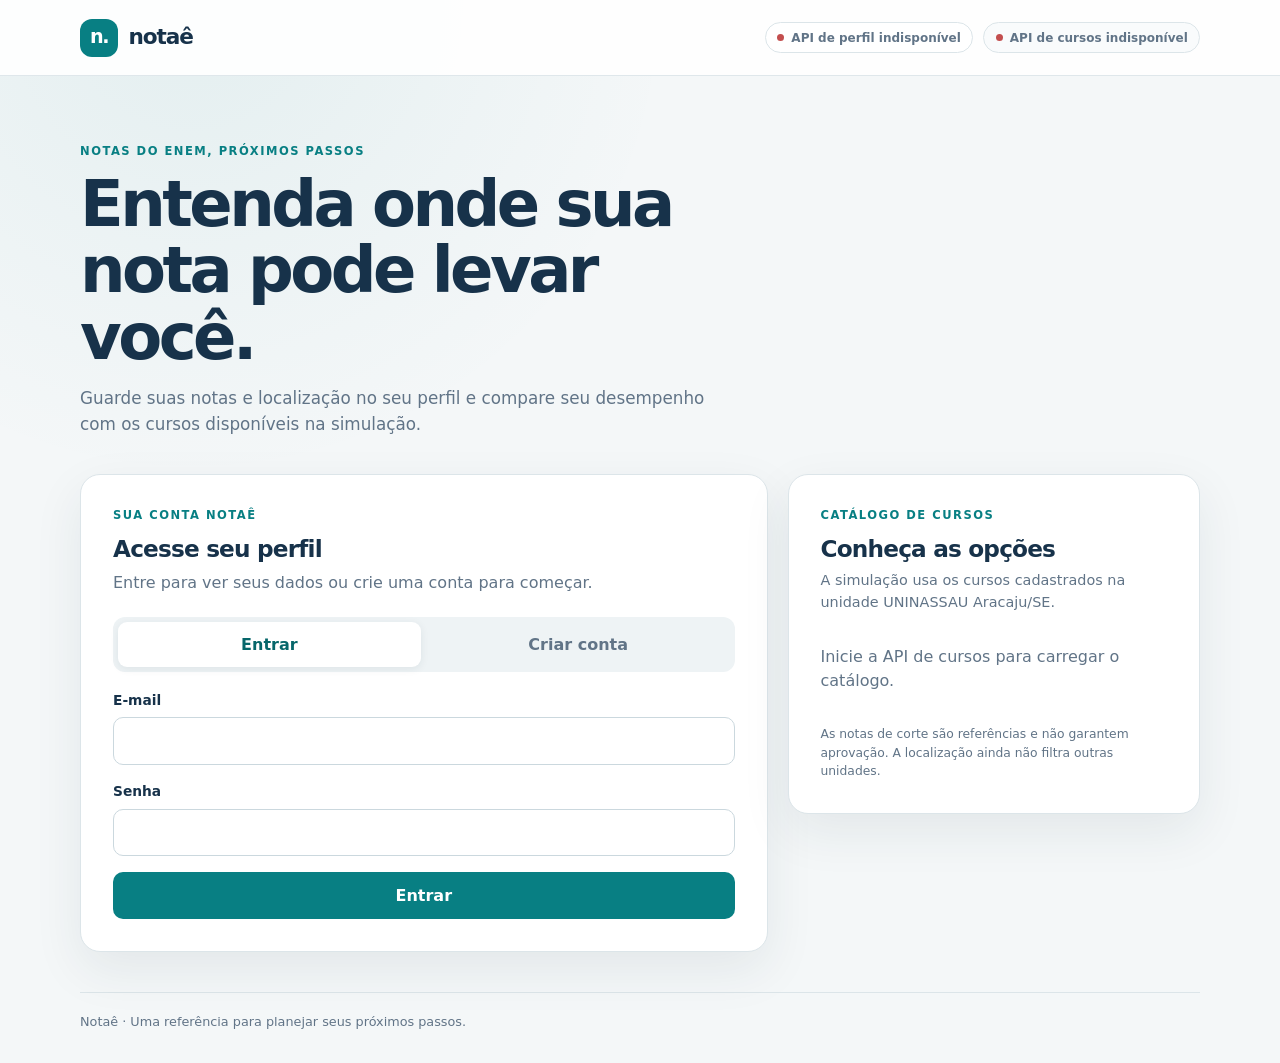
<file: Projeto-Mvp/frontend/index.html>
<!DOCTYPE html>
<html lang="pt-BR">
<head>
    <meta charset="UTF-8">
    <meta name="viewport" content="width=device-width, initial-scale=1.0">
    <meta name="theme-color" content="#102a43">
    <title>Notaê — notas e oportunidades</title>
    <link rel="stylesheet" href="assets/css/style.css">
    <script type="module" src="assets/js/script.js"></script>
</head>
<body>
    <header class="site-header">
        <a class="brand" href="#" aria-label="Notaê, início">
            <span class="brand-mark" aria-hidden="true">n.</span>
            <span>notaê</span>
        </a>
        <div class="header-actions">
            <span class="connection-status" id="api-status" data-state="checking" role="status">Conferindo API de perfil…</span>
            <span class="connection-status secondary" id="simulator-status" data-state="checking" role="status">Conferindo cursos…</span>
            <button class="button button-outline" id="logout-button" type="button" hidden>Sair da conta</button>
        </div>
    </header>

    <main class="page-shell">
        <section class="hero">
            <p class="eyebrow">NOTAS DO ENEM, PRÓXIMOS PASSOS</p>
            <h1>Entenda onde sua nota pode levar você.</h1>
            <p>Guarde suas notas e localização no seu perfil e compare seu desempenho com os cursos disponíveis na simulação.</p>
        </section>

        <section class="auth-layout" id="auth-panel">
            <div class="content-card auth-card">
                <div class="card-heading">
                    <p class="eyebrow">SUA CONTA NOTAÊ</p>
                    <h2>Acesse seu perfil</h2>
                    <p>Entre para ver seus dados ou crie uma conta para começar.</p>
                </div>

                <div class="auth-tabs" role="tablist" aria-label="Acesso à conta">
                    <button class="auth-tab is-active" type="button" role="tab" aria-selected="true" data-auth-view="login">Entrar</button>
                    <button class="auth-tab" type="button" role="tab" aria-selected="false" data-auth-view="register">Criar conta</button>
                </div>

                <form id="login-form" class="form-stack">
                    <label class="field">
                        <span>E-mail</span>
                        <input type="email" name="email" autocomplete="email" maxlength="254" required>
                    </label>
                    <label class="field">
                        <span>Senha</span>
                        <input type="password" name="password" autocomplete="current-password" minlength="8" maxlength="128" required>
                    </label>
                    <button class="button button-primary" type="submit">Entrar</button>
                </form>

                <form id="register-form" class="form-stack" hidden>
                    <label class="field">
                        <span>Nome completo</span>
                        <input type="text" name="name" autocomplete="name" maxlength="120" required>
                    </label>
                    <label class="field">
                        <span>E-mail</span>
                        <input type="email" name="email" autocomplete="email" maxlength="254" required>
                    </label>
                    <label class="field">
                        <span>Senha</span>
                        <input type="password" name="password" autocomplete="new-password" minlength="8" maxlength="128" required>
                        <small>Use entre 8 e 128 caracteres.</small>
                    </label>
                    <button class="button button-primary" type="submit">Criar conta</button>
                </form>

                <p class="feedback" id="auth-feedback" role="status" aria-live="polite"></p>
            </div>

            <aside class="content-card catalog-card">
                <p class="eyebrow">CATÁLOGO DE CURSOS</p>
                <h2>Conheça as opções</h2>
                <p class="muted">A simulação usa os cursos cadastrados na unidade UNINASSAU Aracaju/SE.</p>
                <div class="course-list" id="public-courses-list" aria-live="polite">
                    <p class="muted">Carregando cursos…</p>
                </div>
                <p class="small-note">As notas de corte são referências e não garantem aprovação. A localização ainda não filtra outras unidades.</p>
            </aside>
        </section>

        <section id="profile-panel" hidden>
            <div class="profile-heading">
                <div>
                    <p class="eyebrow">PERFIL DO ESTUDANTE</p>
                    <h2 id="welcome-message">Seu perfil</h2>
                    <p class="muted">Suas notas e localização ficam salvas na sua conta.</p>
                </div>
            </div>
            <p class="feedback" id="profile-feedback" role="status" aria-live="polite"></p>

            <div class="dashboard-grid">
                <section class="content-card profile-card">
                    <form id="profile-form" class="form-stack">
                        <fieldset>
                            <legend>Notas do ENEM</legend>
                            <p class="section-hint">Informe valores de 0 a 1000. Você pode salvar o perfil mesmo sem preencher todas as notas.</p>
                            <div class="score-grid">
                                <label class="field">
                                    <span>Linguagens</span>
                                    <input type="number" name="linguagens" min="0" max="1000" step="any" inputmode="decimal">
                                </label>
                                <label class="field">
                                    <span>Ciências Humanas</span>
                                    <input type="number" name="ciencias_humanas" min="0" max="1000" step="any" inputmode="decimal">
                                </label>
                                <label class="field">
                                    <span>Ciências da Natureza</span>
                                    <input type="number" name="ciencias_natureza" min="0" max="1000" step="any" inputmode="decimal">
                                </label>
                                <label class="field">
                                    <span>Matemática</span>
                                    <input type="number" name="matematica" min="0" max="1000" step="any" inputmode="decimal">
                                </label>
                                <label class="field">
                                    <span>Redação</span>
                                    <input type="number" name="redacao" min="0" max="1000" step="any" inputmode="decimal">
                                </label>
                            </div>
                        </fieldset>

                        <fieldset>
                            <legend>Localização</legend>
                            <p class="section-hint">Esses dados são armazenados no seu perfil. A simulação atual tem cursos apenas de Aracaju/SE.</p>
                            <div class="location-grid">
                                <label class="field">
                                    <span>Cidade</span>
                                    <input type="text" name="cidade" maxlength="120" autocomplete="address-level2" placeholder="Ex.: Aracaju">
                                </label>
                                <label class="field field-state">
                                    <span>Estado (UF)</span>
                                    <input type="text" name="estado" maxlength="2" pattern="[A-Za-z]{2}" autocapitalize="characters" autocomplete="address-level1" placeholder="SE">
                                </label>
                            </div>
                        </fieldset>

                        <div class="form-actions">
                            <button class="button button-outline" type="submit">Salvar perfil</button>
                            <button class="button button-primary" id="simulate-button" type="button">Salvar e simular cursos</button>
                        </div>
                    </form>
                </section>

                <aside class="content-card catalog-card">
                    <p class="eyebrow">UNINASSAU · ARACAJU/SE</p>
                    <h2>Cursos disponíveis</h2>
                    <p class="muted">A API retorna os cursos e as notas de corte de referência.</p>
                    <div class="course-list" id="courses-list" aria-live="polite">
                        <p class="muted">Carregando cursos…</p>
                    </div>
                    <p class="small-note">A comparação é uma estimativa. A cidade informada aparece no resultado, mas ainda não filtra o catálogo.</p>
                </aside>
            </div>

            <section class="content-card simulation-card" id="simulation-section" hidden aria-live="polite">
                <div class="simulation-heading">
                    <div>
                        <p class="eyebrow">RESULTADO DA SIMULAÇÃO</p>
                        <h2>Veja sua comparação</h2>
                        <p class="muted" id="simulation-summary"></p>
                    </div>
                </div>
                <p class="feedback" id="simulation-feedback" role="status"></p>
                <div class="results-grid" id="simulation-results"></div>
            </section>
        </section>
    </main>

    <footer class="site-footer">
        <p>Notaê · Uma referência para planejar seus próximos passos.</p>
    </footer>
</body>
</html>
</file>
<file: Projeto-Mvp/frontend/assets/css/style.css>
:root {
    color-scheme: light;
    --ink: #17324a;
    --muted: #617487;
    --paper: #f4f7f8;
    --surface: #ffffff;
    --line: #dce5e9;
    --teal: #087f83;
    --teal-dark: #06666a;
    --teal-soft: #e6f5f3;
    --gold: #f0b65b;
    --danger: #a73535;
    --danger-soft: #fff0ef;
    --success: #176a4b;
    --success-soft: #e9f6ef;
    --shadow: 0 18px 50px rgba(22, 48, 68, 0.08);
}

* {
    box-sizing: border-box;
}

body {
    min-width: 320px;
    margin: 0;
    background:
        radial-gradient(circle at 15% 0%, rgba(8, 127, 131, 0.07), transparent 30rem),
        var(--paper);
    color: var(--ink);
    font-family: Inter, ui-sans-serif, system-ui, -apple-system, BlinkMacSystemFont, "Segoe UI", sans-serif;
    line-height: 1.5;
}

[hidden] {
    display: none !important;
}

button,
input {
    font: inherit;
}

button {
    cursor: pointer;
}

.site-header {
    display: flex;
    align-items: center;
    justify-content: space-between;
    gap: 1.25rem;
    min-height: 76px;
    padding: 0 max(5vw, calc((100vw - 1120px) / 2));
    background: rgba(255, 255, 255, 0.92);
    border-bottom: 1px solid rgba(220, 229, 233, 0.9);
}

.brand {
    display: inline-flex;
    align-items: center;
    gap: 0.65rem;
    color: var(--ink);
    font-size: 1.35rem;
    font-weight: 800;
    letter-spacing: -0.05em;
    text-decoration: none;
}

.brand-mark {
    display: grid;
    width: 38px;
    height: 38px;
    place-items: center;
    border-radius: 12px;
    background: var(--teal);
    color: white;
    font-size: 1.2rem;
    letter-spacing: -0.08em;
}

.header-actions {
    display: flex;
    align-items: center;
    justify-content: flex-end;
    gap: 0.65rem;
    flex-wrap: wrap;
}

.connection-status {
    display: inline-flex;
    align-items: center;
    gap: 0.45rem;
    border: 1px solid var(--line);
    border-radius: 999px;
    padding: 0.35rem 0.7rem;
    background: white;
    color: var(--muted);
    font-size: 0.75rem;
    font-weight: 650;
}

.connection-status::before {
    width: 7px;
    height: 7px;
    border-radius: 50%;
    background: #a7b2ba;
    content: "";
}

.connection-status[data-state="online"]::before {
    background: #2d9b69;
}

.connection-status[data-state="offline"]::before {
    background: #c34e4e;
}

.connection-status.secondary {
    background: #f9fbfc;
}

.page-shell {
    width: min(1120px, calc(100% - 2rem));
    margin: 0 auto;
}

.hero {
    max-width: 760px;
    padding: 4.2rem 0 2.35rem;
}

.eyebrow {
    margin: 0 0 0.65rem;
    color: var(--teal);
    font-size: 0.72rem;
    font-weight: 800;
    letter-spacing: 0.13em;
    text-transform: uppercase;
}

.hero h1 {
    max-width: 700px;
    margin: 0;
    font-size: clamp(2.25rem, 5vw, 4.1rem);
    line-height: 1.04;
    letter-spacing: -0.055em;
}

.hero > p:last-child {
    max-width: 650px;
    margin: 1rem 0 0;
    color: var(--muted);
    font-size: 1.05rem;
}

.auth-layout,
.dashboard-grid {
    display: grid;
    grid-template-columns: minmax(0, 1.25fr) minmax(280px, 0.75fr);
    align-items: start;
    gap: 1.25rem;
}

.content-card {
    border: 1px solid var(--line);
    border-radius: 20px;
    background: var(--surface);
    box-shadow: var(--shadow);
}

.auth-card,
.catalog-card,
.profile-card,
.simulation-card {
    padding: clamp(1.25rem, 3vw, 2rem);
}

.card-heading h2,
.catalog-card h2,
.profile-heading h2,
.simulation-heading h2 {
    margin: 0;
    font-size: 1.45rem;
    line-height: 1.2;
    letter-spacing: -0.035em;
}

.card-heading > p:last-child,
.muted,
.section-hint,
.small-note {
    color: var(--muted);
}

.card-heading > p:last-child {
    margin: 0.5rem 0 0;
}

.auth-tabs {
    display: grid;
    grid-template-columns: 1fr 1fr;
    gap: 0.35rem;
    margin: 1.4rem 0 1.15rem;
    padding: 0.3rem;
    border-radius: 12px;
    background: #eef3f5;
}

.auth-tab {
    border: 0;
    border-radius: 9px;
    padding: 0.65rem 0.8rem;
    background: transparent;
    color: var(--muted);
    font-weight: 700;
}

.auth-tab.is-active {
    background: white;
    color: var(--teal-dark);
    box-shadow: 0 2px 8px rgba(22, 48, 68, 0.08);
}

.form-stack {
    display: grid;
    gap: 1rem;
}

.field {
    display: grid;
    gap: 0.42rem;
    min-width: 0;
}

.field > span {
    color: var(--ink);
    font-size: 0.86rem;
    font-weight: 700;
}

.field input {
    width: 100%;
    min-height: 46px;
    border: 1px solid #cbd8de;
    border-radius: 10px;
    padding: 0.68rem 0.8rem;
    background: #fff;
    color: var(--ink);
    outline: none;
    transition: border-color 120ms ease, box-shadow 120ms ease;
}

.field input:focus {
    border-color: var(--teal);
    box-shadow: 0 0 0 3px rgba(8, 127, 131, 0.13);
}

.field input::placeholder {
    color: #9aa9b3;
}

.field small {
    color: var(--muted);
    font-size: 0.76rem;
}

.button {
    display: inline-flex;
    align-items: center;
    justify-content: center;
    min-height: 44px;
    border: 1px solid transparent;
    border-radius: 10px;
    padding: 0.65rem 1rem;
    font-weight: 750;
    text-decoration: none;
    transition: background 120ms ease, border-color 120ms ease, transform 120ms ease;
}

.button:hover:not(:disabled) {
    transform: translateY(-1px);
}

.button:disabled {
    cursor: wait;
    opacity: 0.65;
}

.button-primary {
    background: var(--teal);
    color: #fff;
}

.button-primary:hover:not(:disabled) {
    background: var(--teal-dark);
}

.button-outline {
    border-color: #bfd0d7;
    background: white;
    color: var(--ink);
}

.button-outline:hover:not(:disabled) {
    border-color: var(--teal);
    background: #f5fbfa;
}

.catalog-card h2 {
    margin-bottom: 0.45rem;
}

.catalog-card > .muted {
    margin: 0 0 1rem;
    font-size: 0.9rem;
}

.course-list {
    display: grid;
    gap: 0.65rem;
}

.course-item {
    display: flex;
    align-items: flex-start;
    justify-content: space-between;
    gap: 0.8rem;
    border: 1px solid #e4ecef;
    border-radius: 12px;
    padding: 0.8rem 0.85rem;
    background: #fbfdfd;
}

.course-item strong {
    display: block;
    font-size: 0.88rem;
    line-height: 1.35;
}

.course-item span {
    flex: 0 0 auto;
    color: var(--muted);
    font-size: 0.76rem;
}

.small-note {
    margin: 1rem 0 0;
    font-size: 0.77rem;
}

.feedback {
    margin: 0;
    color: var(--muted);
    font-size: 0.9rem;
}

.feedback:not(:empty) {
    margin-top: 0.85rem;
    border-radius: 10px;
    padding: 0.7rem 0.85rem;
    background: #f1f5f6;
}

.feedback[data-kind="error"] {
    background: var(--danger-soft);
    color: var(--danger);
}

.feedback[data-kind="success"] {
    background: var(--success-soft);
    color: var(--success);
}

.profile-heading {
    display: flex;
    align-items: flex-end;
    justify-content: space-between;
    margin: 0.6rem 0 1.15rem;
}

.profile-heading h2 {
    font-size: clamp(1.8rem, 4vw, 2.5rem);
}

.profile-heading .muted {
    margin: 0.45rem 0 0;
}

#profile-feedback {
    margin-bottom: 1rem;
}

.dashboard-grid {
    grid-template-columns: minmax(0, 1.45fr) minmax(270px, 0.75fr);
}

fieldset {
    min-width: 0;
    margin: 0;
    border: 0;
    border-bottom: 1px solid var(--line);
    padding: 0 0 1.3rem;
}

fieldset + fieldset {
    padding-top: 1.25rem;
}

legend {
    margin: 0;
    padding: 0;
    font-size: 1.05rem;
    font-weight: 800;
    letter-spacing: -0.02em;
}

.section-hint {
    margin: 0.3rem 0 1rem;
    font-size: 0.82rem;
}

.score-grid {
    display: grid;
    grid-template-columns: repeat(2, minmax(0, 1fr));
    gap: 0.9rem;
}

.location-grid {
    display: grid;
    grid-template-columns: minmax(0, 1fr) 110px;
    gap: 0.9rem;
}

.form-actions {
    display: flex;
    flex-wrap: wrap;
    gap: 0.7rem;
    padding-top: 0.2rem;
}

.simulation-card {
    margin-top: 1.25rem;
}

.simulation-heading {
    margin-bottom: 0.9rem;
}

.simulation-heading .muted {
    margin: 0.45rem 0 0;
}

.results-grid {
    display: grid;
    grid-template-columns: repeat(3, minmax(0, 1fr));
    gap: 0.85rem;
    margin-top: 1rem;
}

.result-card {
    display: grid;
    align-content: start;
    gap: 0.9rem;
    border: 1px solid var(--line);
    border-radius: 14px;
    padding: 1rem;
    background: #fbfdfd;
}

.result-card h3 {
    min-height: 2.5em;
    margin: 0;
    font-size: 0.98rem;
    line-height: 1.25;
}

.result-score {
    display: flex;
    align-items: baseline;
    gap: 0.45rem;
}

.result-score strong {
    font-size: 1.8rem;
    letter-spacing: -0.06em;
}

.result-score span,
.result-detail {
    color: var(--muted);
    font-size: 0.78rem;
}

.result-detail {
    display: grid;
    gap: 0.25rem;
}

.result-badge {
    justify-self: start;
    border-radius: 999px;
    padding: 0.32rem 0.6rem;
    background: #f2eeee;
    color: #744747;
    font-size: 0.73rem;
    font-weight: 750;
}

.result-badge.is-reached {
    background: var(--success-soft);
    color: var(--success);
}

.site-footer {
    width: min(1120px, calc(100% - 2rem));
    margin: 2.5rem auto 0;
    border-top: 1px solid var(--line);
    padding: 1.2rem 0 2rem;
    color: var(--muted);
    font-size: 0.8rem;
}

.site-footer p {
    margin: 0;
}

@media (max-width: 800px) {
    .auth-layout,
    .dashboard-grid {
        grid-template-columns: minmax(0, 1fr);
    }

    .results-grid {
        grid-template-columns: repeat(2, minmax(0, 1fr));
    }

    .catalog-card {
        order: 2;
    }
}

@media (max-width: 560px) {
    .site-header {
        align-items: flex-start;
        flex-direction: column;
        padding: 0.85rem 1rem;
    }

    .header-actions {
        justify-content: flex-start;
    }

    .connection-status {
        font-size: 0.68rem;
    }

    .hero {
        padding: 2.6rem 0 1.6rem;
    }

    .hero h1 {
        font-size: 2.35rem;
    }

    .score-grid,
    .results-grid {
        grid-template-columns: minmax(0, 1fr);
    }

    .form-actions {
        display: grid;
    }

    .form-actions .button {
        width: 100%;
    }

    .result-card h3 {
        min-height: 0;
    }
}
</file>
